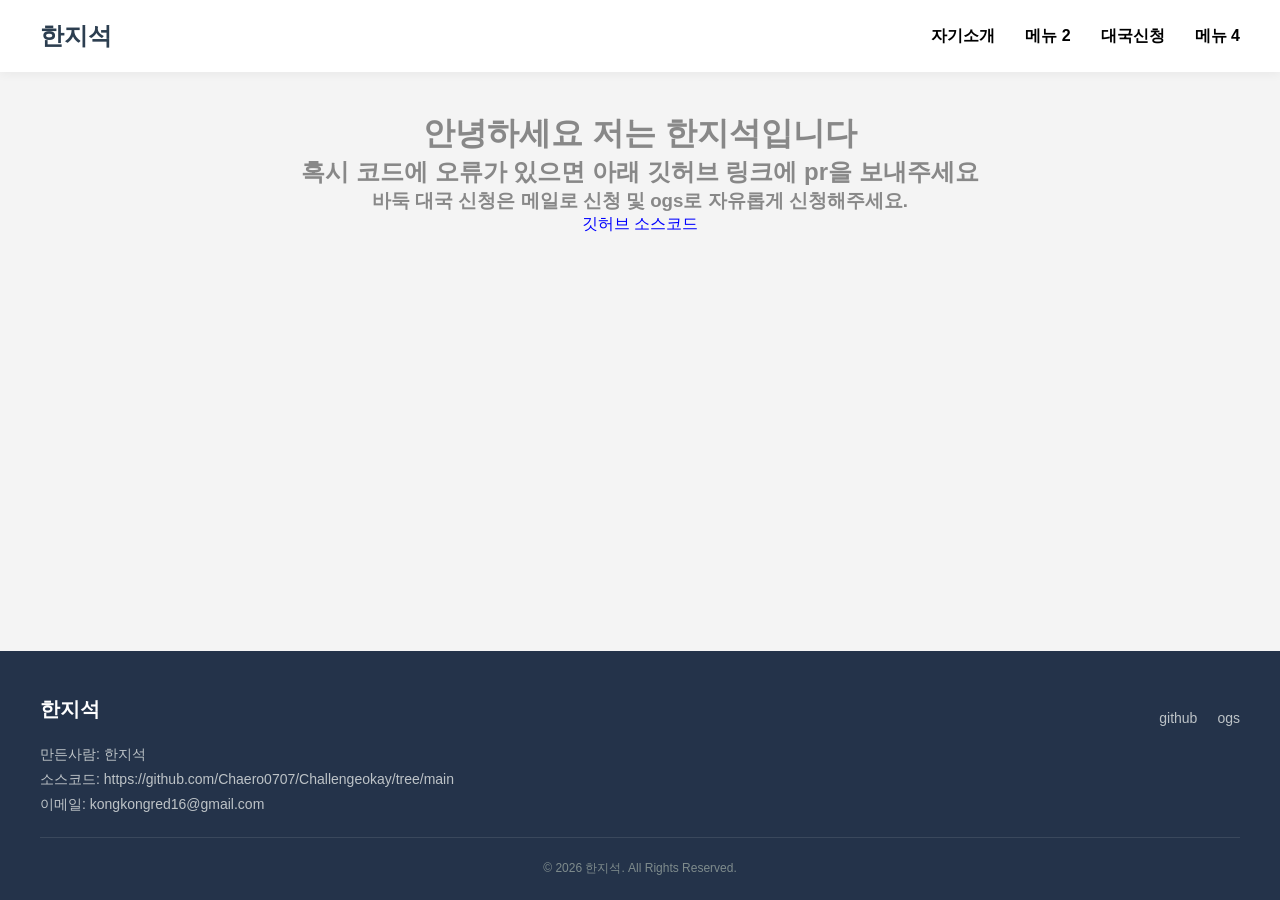
<file: index.html>
<!DOCTYPE html>
<html lang="ko">
<head>
    <meta charset="UTF-8">
    <meta name="viewport" content="width=device-width, initial-scale=1.0">
    <title>Challengeokay</title>
    <link rel="stylesheet" href="style.css">
</head>
<body>

    <!-- 1. 상단 메뉴바 (독립된 닫는 태그 </nav> 확인) -->
    <nav class="navbar">
        <div class="logo">한지석</div>
        <ul class="menu">
            <li><a href="about.html">자기소개</a></li>
            <li><a href="#">메뉴 2</a></li>
            <li><a href="Game.html">대국신청</a></li>
            <li><a href="#">메뉴 4</a></li>
        </ul>
    </nav>

    <!-- 2. 본문 영역 (메뉴바와 완전히 분리) -->
    <main class="main-content">
        <div class="center-text">
            <h1>안녕하세요 저는 한지석입니다</h1>
            <h2>혹시 코드에 오류가 있으면 아래 깃허브 링크에 pr을 보내주세요</h2>
            <h3>바둑 대국 신청은 메일로 신청 및 ogs로 자유롭게 신청해주세요.</h3>
            <a href="https://github.com/Chaero0707/Challengeokay/tree/main" class="my-link">깃허브 소스코드</a>
        </div>
    </main>

    <!-- 3. 하단 푸터 영역 (여기가 메뉴바 안에 들어가 있으면 안 됩니다) -->
    <footer class="footer">
        <div class="footer-container">
            <div class="footer-info">
                <h3>한지석</h3>
                <p>만든사람: 한지석</p>
                <p>소스코드: https://github.com/Chaero0707/Challengeokay/tree/main</p>
                <p>이메일: kongkongred16@gmail.com</p>
            </div>
            <!-- index.html 파일 하단 footer-links 부분을 찾아서 이렇게 수정하세요 -->
            <div class="footer-links">
    <!-- 주소 시작할 때 반드시 https:// 가 들어가야 합니다 -->
                <a href="https://github.com/Chaero0707" target="_blank">github</a>
                <a href="https://online-go.com/user/%ED%95%9C%EC%A7%80%EC%84%9D" target="_blank">ogs</a>                
            </div>

        </div>
        <div class="footer-bottom">
            <p>&copy; 2026 한지석. All Rights Reserved.</p>
        </div>
    </footer>
<style>
  .my-link {
    color: blue; /* 파란색 글자 */
    text-decoration: none; /* 밑줄 제거 */
  }
</style>
</body>
</html>
</file>
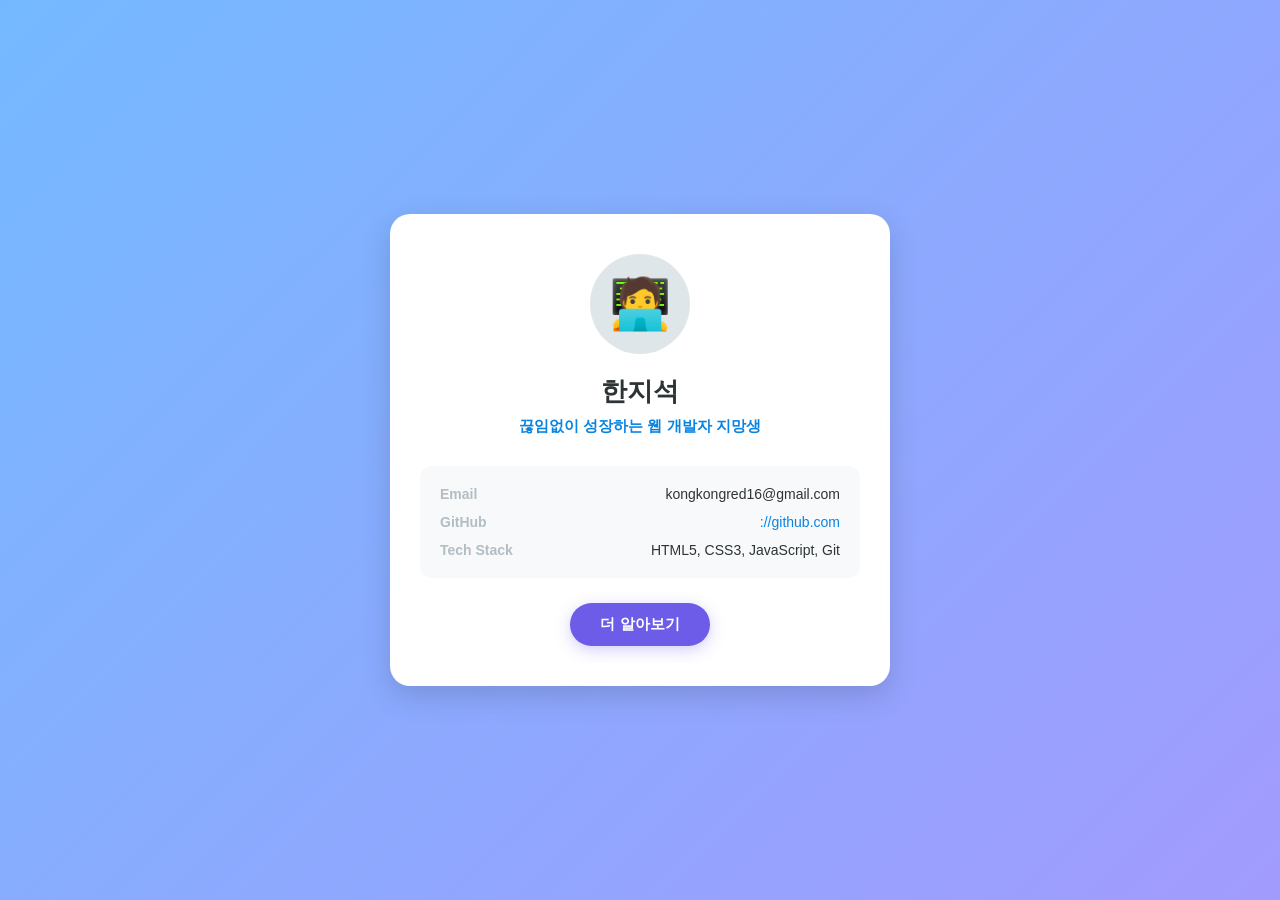
<file: about.html>
<!DOCTYPE html>
<html lang="ko">
<head>
    <meta charset="UTF-8">
    <meta name="viewport" content="width=device-width, initial-scale=1.0">
    <title>자기소개 | About Me</title>
    <link rel="stylesheet" href="about.css">
</head>
<body>

    <div class="about-container">
        <!-- 프로필 상단 영역 -->
        <div class="profile-header">
            <!-- 프로필 이미지가 있다면 이미지 태그를 사용하시고, 없으면 기본 원형 배경이 작동합니다 -->
            <div class="profile-img">🧑‍💻</div>
            <h1 class="profile-name">한지석</h1>
            <p class="profile-tagline">끊임없이 성장하는 웹 개발자 지망생</p>
        </div>

        <!-- 프로필 상세 정보 (키워드/스펙) -->
        <div class="profile-info">
            <div class="info-item">
                <span class="info-label">Email</span>
                <span class="info-value">kongkongred16@gmail.com</span>
            </div>
            <div class="info-item">
                <span class="info-label">GitHub</span>
                <span class="info-value"><a href="https://github.com" target="_blank">://github.com</a></span>
            </div>
            <div class="info-item">
                <span class="info-label">Tech Stack</span>
                <span class="info-value">HTML5, CSS3, JavaScript, Git</span>
            </div>
        </div>

        <!-- 동적 작동 버튼 -->
        <button id="toggle-btn" class="intro-btn">더 알아보기</button>

        <!-- 💡 숨겨진 상세 자기소개 글 영역 (JS로 제어) -->
        <div id="more-intro" class="hidden-intro">
            <div class="intro-content">
                <h3>안녕하세요, 한지석입니다!</h3>
                <!-- 준비하신 자기소개 글을 아래 <p> 태그 안에 자유롭게 바꾸어 넣으세요 -->
                <p>안녕하세요 한지석입니다 저는 코딩을 좋아하며 바둑 등을 즐겨둡니다.</p>
                <p>현재 웹개발을 공부하고 있고 바둑도 가끔 둡니다</p>
            </div>
        </div>
    </div>

    <script src="about.js"></script>
</body>
</html>
</file>
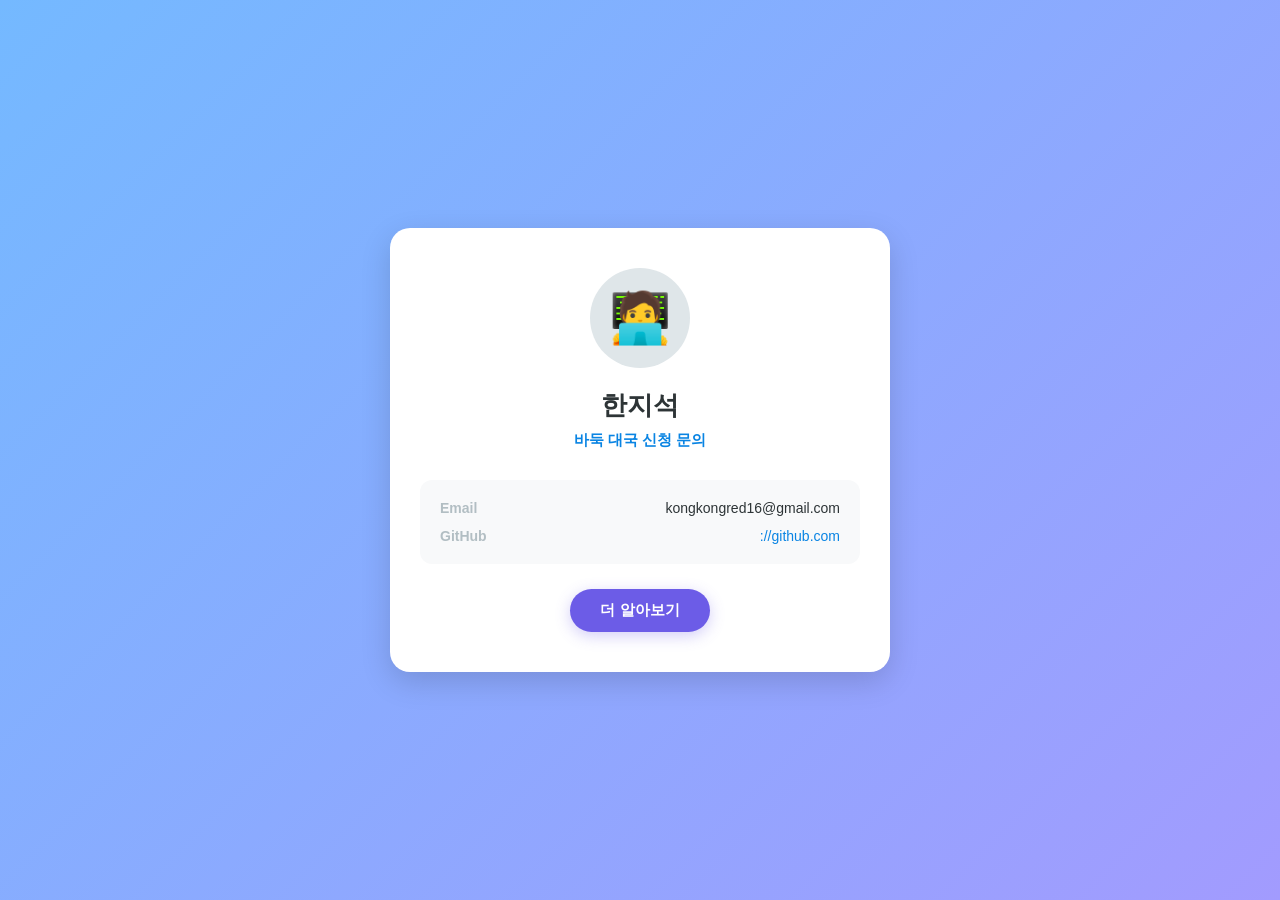
<file: Game.html>
<!DOCTYPE html>
<html lang="ko">
<head>
    <meta charset="UTF-8">
    <meta name="viewport" content="width=device-width, initial-scale=1.0">
    <title>바둑 대국 신청 안내</title>
    <link rel="stylesheet" href="about.css">
</head>
<body>

    <div class="about-container">
        <!-- 프로필 상단 영역 -->
        <div class="profile-header">
            <!-- 프로필 이미지가 있다면 이미지 태그를 사용하시고, 없으면 기본 원형 배경이 작동합니다 -->
            <div class="profile-img">🧑‍💻</div>
            <h1 class="profile-name">한지석</h1>
            <p class="profile-tagline">바둑 대국 신청 문의</p>
        </div>

        <!-- 프로필 상세 정보 (키워드/스펙) -->
        <div class="profile-info">
            <div class="info-item">
                <span class="info-label">Email</span>
                <span class="info-value">kongkongred16@gmail.com</span>
            </div>
            <div class="info-item">
                <span class="info-label">GitHub</span>
                <span class="info-value"><a href="https://github.com" target="_blank">://github.com</a></span>
            </div>
        </div>

        <!-- 동적 작동 버튼 -->
        <button id="toggle-btn" class="intro-btn">더 알아보기</button>

        <!-- 💡 숨겨진 상세 자기소개 글 영역 (JS로 제어) -->
        <div id="more-intro" class="hidden-intro">
            <div class="intro-content">
                <h3>대국 신청 안내</h3>
                <!-- 준비하신 자기소개 글을 아래 <p> 태그 안에 자유롭게 바꾸어 넣으세요 -->
                <p>바둑 대국 신청은 ogs 로 연락바랍니다</p>
                <p>이메일로도 연락해주세요</p>
            </div>
        </div>
    </div>

    <script src="game.js"></script>
</body>
</html>
</file>
<file: style.css>
/* 기본 초기화 */
* {
    margin: 0;
    padding: 0;
    box-sizing: border-box;
}

/* 💡 화면 전체를 세로 정렬 구조로 강제 고정 */
body {
    font-family: 'Apple SD Gothic Neo', sans-serif;
    background-color: #f4f4f4;
    display: flex;
    flex-direction: column;
    min-height: 100vh;
}

a {
    text-decoration: none;
    color: inherit;
}

ul {
    list-style: none;
}

/* 1. 상단 메뉴바 스타일 */
.navbar {
    width: 100%;
    display: flex;
    justify-content: space-between;
    align-items: center;
    background-color: #ffffff;
    padding: 20px 40px;
    box-shadow: 0 2px 10px rgba(0, 0, 0, 0.05);
}

.logo {
    font-size: 24px;
    font-weight: bold;
    color: #2c3e50;
}

.menu {
    display: flex;
    gap: 30px;
}

.menu a {
    font-weight: 600;
}

/* 2. 본문 영역 스타일 */
.main-content {
    flex: 1; /* 푸터를 화면 맨 아래로 밀어내기 위해 본문 영역이 남은 공간을 다 차지하게 함 */
    padding: 40px;
    text-align: center;
    color: #888;
}

/* 3. 푸터 스타일 (현재 찌그러진 다크 네이비 박스 해결) */
.footer {
    width: 100%; /* 가로 전체를 꽉 채우도록 설정 */
    background-color: #24334a; /* 보내주신 이미지 속 다크 네이비 톤 */
    color: #bdc3c7;
    padding: 40px 40px 20px 40px;
    font-size: 14px;
    line-height: 1.8;
}

.footer-container {
    max-width: 1200px;
    margin: 0 auto;
    display: flex;
    justify-content: space-between;
    align-items: flex-start;
    padding-bottom: 20px;
    border-bottom: 1px solid rgba(255, 255, 255, 0.1);
}

.footer-info h3 {
    color: #ffffff;
    font-size: 20px;
    margin-bottom: 15px;
}

.footer-links {
    display: flex;
    gap: 20px;
    margin-top: 15px;
}

.footer-links a:hover {
    color: #ffffff;
    text-decoration: underline;
}

.footer-bottom {
    text-align: center;
    font-size: 12px;
    color: #7f8c8d;
    padding-top: 20px;
}
</file>
<file: about.css>
/* 기본 초기화 및 배경 */
* {
    margin: 0;
    padding: 0;
    box-sizing: border-box;
}

body {
    font-family: 'Apple SD Gothic Neo', sans-serif;
    background: linear-gradient(135deg, #74b9ff, #a29bfe); /* 부드러운 그라데이션 배경 */
    min-height: 100vh;
    display: flex;
    justify-content: center;
    align-items: center;
    padding: 20px;
}

/* 자기소개 카드 상자 */
.about-container {
    background-color: #ffffff;
    width: 100%;
    max-width: 500px;
    border-radius: 20px;
    padding: 40px 30px;
    box-shadow: 0 10px 30px rgba(0, 0, 0, 0.15);
    text-align: center;
    transition: all 0.4s ease;
}

/* 프로필 헤더 */
.profile-img {
    width: 100px;
    height: 100px;
    background-color: #dfe6e9;
    border-radius: 50%;
    margin: 0 auto 20px auto;
    font-size: 50px;
    line-height: 100px;
}

.profile-name {
    font-size: 26px;
    color: #2d3436;
    margin-bottom: 8px;
}

.profile-tagline {
    font-size: 15px;
    color: #0984e3;
    font-weight: 600;
    margin-bottom: 30px;
}

/* 상세 정보 스타일 */
.profile-info {
    text-align: left;
    background-color: #f8f9fa;
    padding: 20px;
    border-radius: 12px;
    margin-bottom: 25px;
}

.info-item {
    display: flex;
    justify-content: space-between;
    margin-bottom: 12px;
    font-size: 14px;
}

.info-item:last-child {
    margin-bottom: 0;
}

.info-label {
    color: #b2bec3;
    font-weight: bold;
}

.info-value {
    color: #2d3436;
    font-weight: 500;
}

.info-value a {
    color: #0984e3;
    text-decoration: none;
}

/* 버튼 디자인 */
.intro-btn {
    background-color: #6c5ce7;
    color: #ffffff;
    border: none;
    padding: 12px 30px;
    font-size: 15px;
    font-weight: bold;
    border-radius: 25px;
    cursor: pointer;
    transition: all 0.3s ease;
    box-shadow: 0 4px 15px rgba(108, 92, 231, 0.3);
}

.intro-btn:hover {
    background-color: #5b4cd8;
    transform: translateY(-2px);
}

/* 💡 자바스크립트로 제어할 숨김/펼침 영역 스타일 */
.hidden-intro {
    max-height: 0; /* 처음에 높이를 0으로 숨김 */
    overflow: hidden;
    transition: max-height 0.5s ease-out; /* 부드럽게 열리는 애니메이션 효과 */
}

/* 자바스크립트가 이 클래스를 추가하면 열리게 됩니다 */
.hidden-intro.show {
    max-height: 500px; /* 열렸을 때의 최대 높이 */
}

.intro-content {
    padding-top: 30px;
    border-top: 1px solid #dfe6e9;
    margin-top: 25px;
    text-align: left;
}

.intro-content h3 {
    font-size: 18px;
    color: #2d3436;
    margin-bottom: 15px;
}

.intro-content p {
    font-size: 14px;
    color: #636e72;
    line-height: 1.7;
    margin-bottom: 12px;
}
</file>
